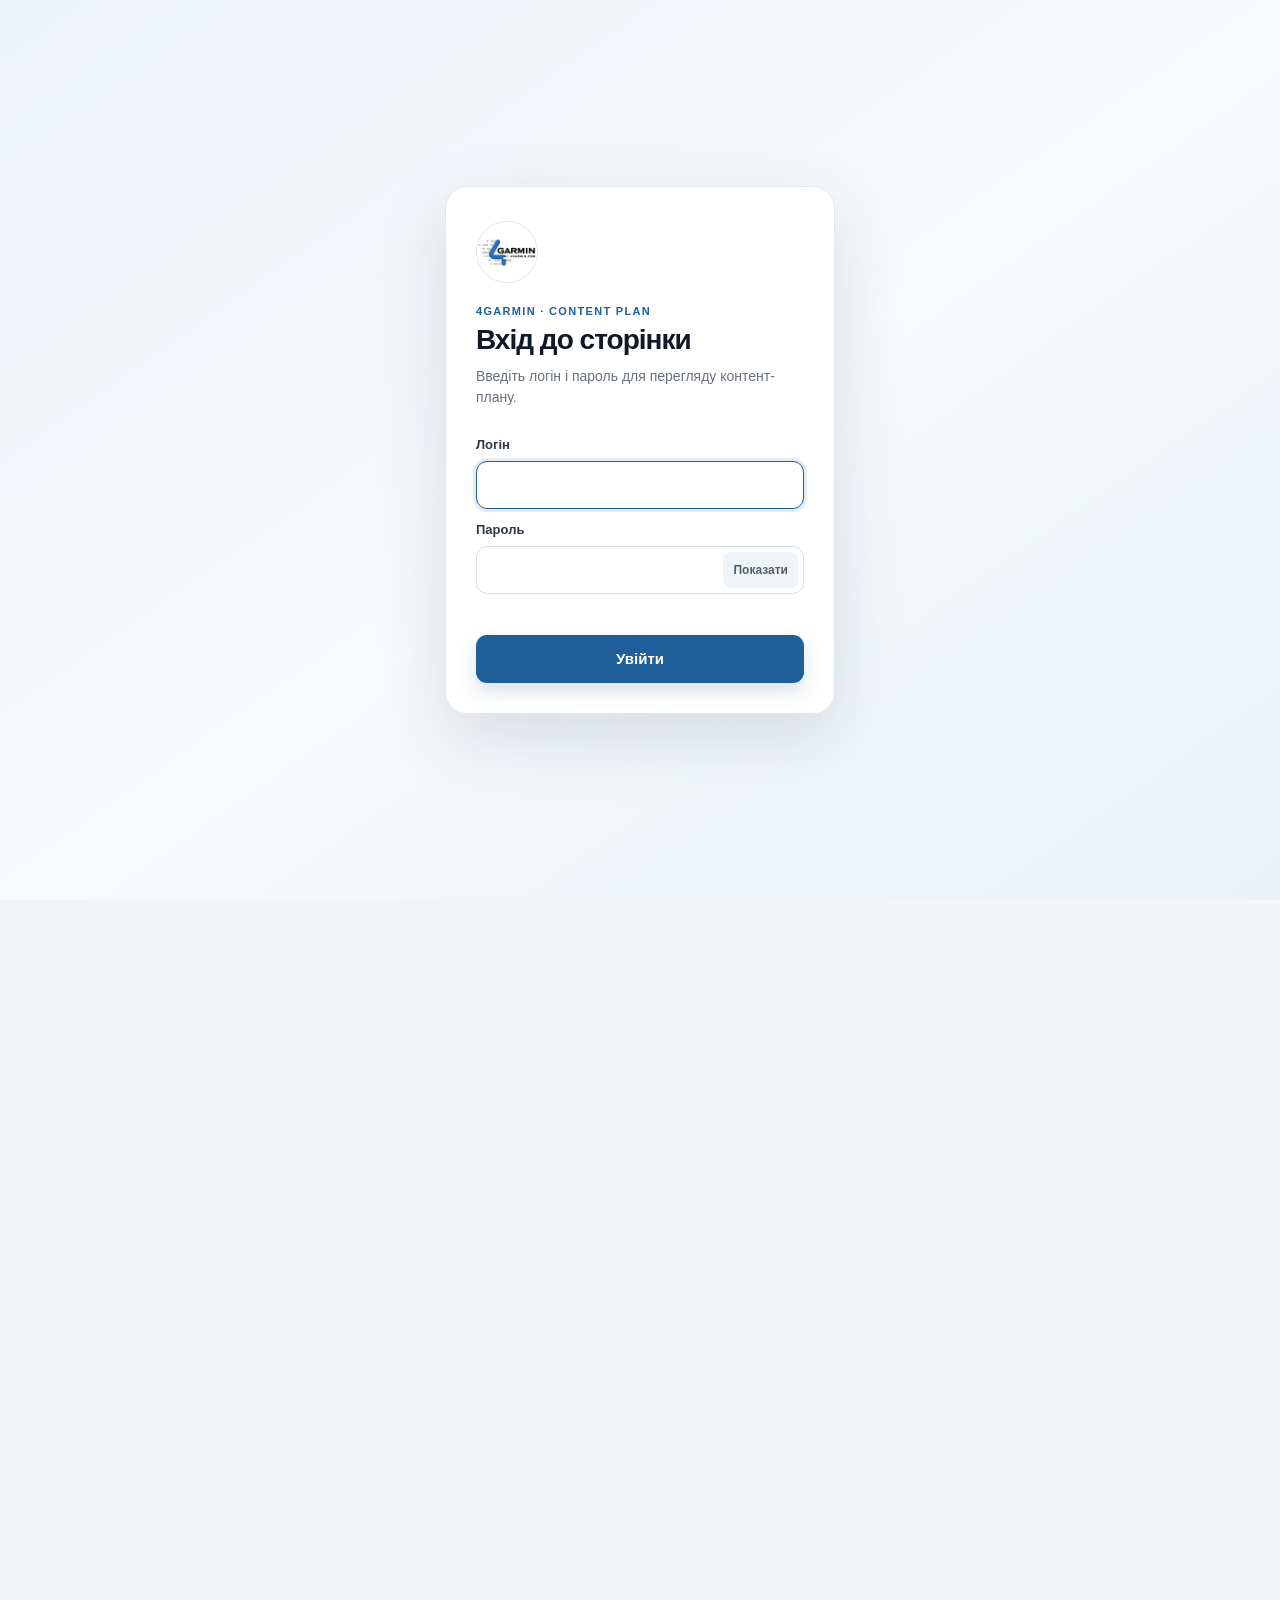
<file: index.html>
<!doctype html>
<html lang="uk">
<head>
  <meta charset="utf-8">
  <meta name="viewport" content="width=device-width, initial-scale=1">
  <meta name="color-scheme" content="light only">
  <title>4Garmin — інтерактивний контент-план Instagram</title>
  <link rel="stylesheet" href="styles.css?v=11">
</head>
<body class="auth-locked">
  <section id="authScreen" class="auth-screen" aria-label="Вхід до сторінки">
    <div class="auth-card">
      <img class="auth-logo" src="assets/avatar.png" alt="4Garmin">
      <div class="auth-kicker">4GARMIN · CONTENT PLAN</div>
      <h1>Вхід до сторінки</h1>
      <p class="auth-lead">Введіть логін і пароль для перегляду контент-плану.</p>

      <form id="authForm" class="auth-form" autocomplete="off">
        <label for="authLogin">Логін</label>
        <input id="authLogin" name="login" type="text" inputmode="text" autocomplete="username" required>

        <label for="authPassword">Пароль</label>
        <div class="auth-password-wrap">
          <input id="authPassword" name="password" type="password" autocomplete="current-password" required>
          <button id="togglePassword" type="button" class="auth-toggle" aria-label="Показати пароль">Показати</button>
        </div>

        <p id="authError" class="auth-error" role="alert" aria-live="polite"></p>
        <button class="auth-submit" type="submit">Увійти</button>
      </form>
    </div>
  </section>
  <main class="app">
    <div class="profile-head-wrap">
      <img class="profile-header" src="assets/profile-header.jpg" alt="Верх профілю Instagram 4garmin">
      <button id="storyAvatarHotspot" class="story-avatar-hotspot" type="button" aria-label="Відкрити заплановані Stories"><span class="story-ring-pulse"></span></button>
      <div class="story-hint">Stories</div>
    </div>
    <div class="grid-note">
      <span>Перші дописи — внизу</span><span>Новіші — вище</span><span>Клік — суцільна стрічка</span><span>Аватар — Stories</span>
    </div>
    <section id="feed" class="feed" aria-label="Стрічка запланованих дописів"></section>
    <p class="footer-note">У перегляді дописів: на мобільному гортайте вгору від перших дописів до наступних; на ПК фото ліворуч, текст праворуч.</p>
  </main>

  <div id="continuousOverlay" class="continuous-overlay" role="dialog" aria-modal="true" aria-label="Послідовний перегляд дописів">
    <div class="continuous-shell">
      <header class="continuous-toolbar">
        <button id="closeContinuous" type="button" class="continuous-back" aria-label="Закрити">←</button>
        <div>
          <strong>Дописи</strong>
          <span id="continuousStatus">суцільна стрічка</span>
        </div>
        <button id="jumpFirst" type="button" class="jump-btn">До першого ↓</button>
      </header>
      <section id="continuousFeed" class="continuous-feed" aria-label="Усі дописи від останнього вгорі до першого внизу"></section>
    </div>
  </div>

  <div id="storiesOverlay" class="stories-overlay" role="dialog" aria-modal="true" aria-label="Заплановані Stories 4garmin">
    <div class="stories-stage">
      <div class="stories-progress" id="storiesProgress"></div>
      <div class="stories-topbar"><div class="stories-user"><img src="assets/avatar.png" alt="4garmin"><div><strong>4garmin</strong><span id="storyDate"></span></div></div><button id="closeStories" class="stories-close" type="button" aria-label="Закрити Stories">×</button></div>
      <article id="storyCard" class="story-card"><div class="story-content"><div id="storyEyebrow" class="story-eyebrow"></div><h2 id="storyTitle" class="story-title"></h2><p id="storyBody" class="story-body"></p><div id="storyWidget" class="story-widget"></div><p id="storyFooter" class="story-footer"></p></div></article>
      <button id="storyPrev" class="story-tap story-tap-left" aria-label="Попередня Story"></button><button id="storyNext" class="story-tap story-tap-right" aria-label="Наступна Story"></button>
      <div class="stories-bottom"><div id="storyIndex" class="story-index"></div><button id="openRelatedPost" class="story-related" type="button">Відкрити пов’язаний допис</button></div>
    </div>
  </div>
  <script src="auth.js?v=11"></script>
  <script src="content.js?v=11"></script>
  <script src="app.js?v=15"></script>
</body>
</html>
</file>
<file: styles.css>
:root{--bg:#f3f4f6;--text:#111111;--muted:#73777f;--line:#dbdde2;--line2:#efeff1;--white:#ffffff;--blue:#1F5F99;--overlay:rgba(0,0,0,.64)}
*{box-sizing:border-box}html{scroll-behavior:smooth}body{margin:0;background:var(--bg);color:var(--text);font-family:-apple-system,BlinkMacSystemFont,"Segoe UI",Roboto,Arial,sans-serif}
.app{width:min(100%,608px);margin:0 auto;min-height:100vh;background:#fff;border-left:1px solid #e9eaee;border-right:1px solid #e9eaee}
.profile-head-wrap{position:relative}.profile-header{display:block;width:100%;height:auto;background:#fff}
.grid-note{display:flex;gap:8px;flex-wrap:wrap;padding:10px 12px;border-top:1px solid var(--line2);border-bottom:1px solid var(--line2);font-size:12px;color:var(--muted)}.grid-note span{padding:5px 8px;border:1px solid var(--line2);border-radius:999px;background:#fafafa}
.feed{display:grid;grid-template-columns:repeat(3,1fr);gap:6px;padding:6px;background:#fff}.tile{position:relative;border:1px solid #fff;padding:0;aspect-ratio:1/1;background:#f2f2f2;cursor:pointer;overflow:hidden;box-shadow:0 0 0 2px #fff}.tile img{display:block;width:100%;height:100%;object-fit:cover;transition:transform .18s ease,filter .18s ease}.tile:hover img{transform:scale(1.02);filter:brightness(.96)}.tile:focus-visible{outline:3px solid var(--blue);outline-offset:-3px;z-index:2}
.footer-note{padding:18px 14px 28px;margin:0;color:var(--muted);font-size:12px;line-height:1.45;text-align:center}
.overlay{position:fixed;inset:0;display:none;align-items:center;justify-content:center;padding:18px;background:var(--overlay);z-index:100}.overlay.open{display:flex}
.mobile-post-shell{width:min(430px,100%);max-height:96vh}.mobile-post-view{background:#fff;border-radius:18px;overflow:auto;max-height:96vh;box-shadow:0 20px 70px rgba(0,0,0,.35)}
.mobile-topbar{display:flex;align-items:center;gap:10px;padding:18px 18px 12px;background:#fff;position:sticky;top:0;z-index:3}.mobile-topbar-title{font-size:24px;font-weight:700;letter-spacing:-.03em}.mobile-topbar-spacer{flex:1}.mobile-back{border:0;background:transparent;font-size:32px;line-height:1;cursor:pointer;padding:0 6px;color:#111}
.mobile-author-row{display:flex;justify-content:space-between;align-items:center;padding:10px 16px 12px}.mobile-author-left{display:flex;align-items:center;gap:12px}.mobile-avatar{width:44px;height:44px;border-radius:50%;background:#fff;border:1px solid #ddd;object-fit:cover}.mobile-username{font-size:18px;font-weight:700}.mobile-subline{font-size:22px;line-height:1;color:#111;display:flex;align-items:center;gap:6px}.dot-sep{font-size:20px;margin-left:2px}.mobile-menu-btn{border:0;background:transparent;font-size:28px;cursor:pointer;color:#111}
.mobile-media{display:block;width:100%;height:auto;aspect-ratio:4/5;object-fit:cover;background:#f6f6f6}
.mobile-admin-row{display:flex;gap:16px;padding:14px 16px 8px;align-items:center}.ghost-btn,.promote-btn{border:0;background:#fff;padding:0;font-size:17px;cursor:pointer}.promote-btn{margin-left:auto;background:#1F5F99;color:#fff;padding:14px 28px;border-radius:14px;font-size:17px;font-weight:500}.carousel-dots{display:flex;justify-content:center;align-items:center;gap:5px;padding:8px 0 12px;min-height:18px}.carousel-dot{width:8px;height:8px;border-radius:50%;background:#d4d4d8}.carousel-dot.active{background:#1F5F99}
.mobile-actions-row{display:flex;justify-content:space-between;align-items:center;padding:0 16px 8px}.mobile-actions-left{display:flex;gap:16px;align-items:center}.act{display:flex;align-items:center;gap:4px;font-size:17px;color:#111}.act .icon,.bookmark-wrap .icon{font-size:23px;line-height:1}.bookmark-wrap{font-size:23px;color:#111}
.mobile-caption-section{padding:0 16px 18px}.mobile-caption-text{font-size:17px;line-height:1.44;color:#202124;white-space:pre-line}.mobile-caption-text strong{font-size:19px;font-weight:700;color:#111}.mobile-hashtags{margin-top:14px;font-size:16px;line-height:1.45;color:#1F5F99;white-space:pre-line}.mobile-time{margin-top:12px;font-size:15px;color:#7d7d85}
.mobile-notes{border-top:1px solid var(--line2);border-bottom:1px solid var(--line2)}.mobile-notes summary{list-style:none;cursor:pointer;padding:14px 16px;font-size:14px;font-weight:600}.mobile-notes summary::-webkit-details-marker{display:none}.mobile-notes[open] summary{border-bottom:1px solid var(--line2)}.notes-inner{padding:16px}.note-section+.note-section{margin-top:16px}.note-section h3{margin:0 0 8px;font-size:12px;text-transform:uppercase;letter-spacing:.06em;color:var(--muted)}.note-section p,.note-section li{font-size:14px;line-height:1.55}.note-section p{margin:0;white-space:pre-line}.note-section ol,.note-section ul{margin:0;padding-left:22px}.note-section li+li{margin-top:6px}
.mobile-post-nav{display:flex;justify-content:space-between;gap:10px;padding:16px}.mobile-post-nav button{border:1px solid var(--line);background:#fff;border-radius:999px;padding:10px 14px;font-weight:600;cursor:pointer}
.sr-only{position:absolute!important;width:1px;height:1px;padding:0;margin:-1px;overflow:hidden;clip:rect(0,0,0,0);white-space:nowrap;border:0}
@media(max-width:560px){.overlay{padding:0;background:#fff}.mobile-post-shell{width:100%;max-height:100vh}.mobile-post-view{max-height:100vh;border-radius:0;box-shadow:none}.mobile-topbar{padding-top:12px}.mobile-topbar-title{font-size:22px}.mobile-avatar{width:40px;height:40px}.mobile-username{font-size:17px}.mobile-caption-text{font-size:16px}.mobile-caption-text strong{font-size:18px}.ghost-btn,.promote-btn{font-size:16px}.promote-btn{padding:12px 22px;border-radius:13px}}
.story-avatar-hotspot{position:absolute;left:2.7%;top:2.2%;width:26%;aspect-ratio:1/1;border:0;border-radius:50%;background:transparent;cursor:pointer;z-index:4}.story-avatar-hotspot:focus-visible{outline:3px solid #1F5F99;outline-offset:3px}.story-ring-pulse{position:absolute;inset:3%;border-radius:50%;border:3px solid rgba(31,95,153,.0);transition:border-color .18s ease,box-shadow .18s ease}.story-avatar-hotspot:hover .story-ring-pulse{border-color:#1F5F99;box-shadow:0 0 0 4px rgba(31,95,153,.12)}.story-hint{position:absolute;left:19%;top:14.5%;transform:translateX(-50%);font-size:10px;font-weight:700;color:#fff;background:rgba(31,95,153,.9);padding:4px 7px;border-radius:999px;opacity:0;pointer-events:none;transition:opacity .18s ease}.profile-head-wrap:hover .story-hint{opacity:1}
.stories-overlay{position:fixed;inset:0;z-index:300;display:none;align-items:center;justify-content:center;background:rgba(0,0,0,.92);padding:14px}.stories-overlay.open{display:flex}.stories-stage{position:relative;width:min(430px,100%);aspect-ratio:9/16;max-height:94vh;border-radius:16px;overflow:hidden;background:#111;color:#fff;box-shadow:0 24px 90px rgba(0,0,0,.45)}.stories-progress{position:absolute;z-index:20;left:10px;right:10px;top:10px;display:flex;gap:4px;height:3px}.story-progress-segment{flex:1;border-radius:999px;background:rgba(255,255,255,.28);overflow:hidden}.story-progress-segment::after{content:"";display:block;width:0;height:100%;background:#fff}.story-progress-segment.done::after{width:100%}.story-progress-segment.active::after{width:55%}
.stories-topbar{position:absolute;z-index:20;left:14px;right:10px;top:24px;display:flex;align-items:center;justify-content:space-between;gap:10px}.stories-user{display:flex;align-items:center;gap:9px;text-shadow:0 1px 4px rgba(0,0,0,.45)}.stories-user img{width:32px;height:32px;border-radius:50%;background:#fff;border:1px solid rgba(255,255,255,.7)}.stories-user div{display:grid;gap:1px}.stories-user strong{font-size:13px}.stories-user span{font-size:11px;opacity:.78}.stories-close{width:34px;height:34px;border:0;border-radius:50%;background:rgba(0,0,0,.22);color:#fff;font-size:26px;cursor:pointer}
.story-card{position:absolute;inset:0;display:flex;align-items:center;justify-content:center;padding:78px 34px 82px;overflow:hidden;transition:background .2s ease}.story-card::before{content:"";position:absolute;inset:0;pointer-events:none;background:radial-gradient(circle at 75% 18%,rgba(255,255,255,.12),transparent 34%)}.story-content{position:relative;z-index:5;width:100%;text-align:left}.story-eyebrow{display:inline-block;margin-bottom:14px;padding:6px 9px;border:1px solid rgba(255,255,255,.34);border-radius:999px;font-size:10px;font-weight:800;letter-spacing:.08em;text-transform:uppercase;backdrop-filter:blur(7px)}.story-title{margin:0 0 14px;font-size:clamp(28px,7vw,43px);line-height:.98;letter-spacing:-.035em;font-weight:800}.story-body{margin:0;max-width:92%;font-size:15px;line-height:1.48;color:rgba(255,255,255,.9)}.story-footer{margin:18px 0 0;font-size:12px;line-height:1.45;color:rgba(255,255,255,.72)}.story-widget{margin-top:24px;display:grid;gap:10px}.story-option{width:100%;border:0;border-radius:13px;padding:14px 15px;text-align:left;font:inherit;font-size:14px;font-weight:700;color:#111;background:#fff;cursor:pointer;box-shadow:0 4px 18px rgba(0,0,0,.12)}.story-option.selected{outline:3px solid rgba(255,255,255,.55);background:#e9f3ff}.story-option.correct{background:#dff7e6}.story-option.wrong{background:#ffe4e4}.story-question-box{border-radius:15px;background:#fff;color:#111;padding:14px}.story-question-box span{display:block;font-size:11px;color:#777;margin-bottom:8px}.story-question-box div{font-size:14px;color:#bbb;padding:10px;border:1px solid #ececec;border-radius:10px}.story-share-button{border:0;border-radius:999px;padding:13px 18px;background:#fff;color:#111;font-size:14px;font-weight:800;cursor:pointer}.story-quote{font-size:19px;line-height:1.38;font-weight:650;padding:18px;border-radius:16px;background:rgba(255,255,255,.14);border:1px solid rgba(255,255,255,.25);backdrop-filter:blur(10px)}
.story-card.bg-light{background:linear-gradient(145deg,#eff6ff,#ffffff 52%,#dbeeff);color:#111}.story-card.bg-light .story-body,.story-card.bg-light .story-footer{color:#424b57}.story-card.bg-light .story-eyebrow{border-color:rgba(31,95,153,.2);color:#1F5F99;background:rgba(255,255,255,.6)}.story-card.bg-light .story-option{background:#1F5F99;color:#fff}.story-card.bg-light .story-question-box{box-shadow:0 10px 30px rgba(31,95,153,.12)}.story-card.bg-photo{background:linear-gradient(165deg,#0d2d44,#224f68 42%,#0b1721)}.story-card.bg-topo{background:linear-gradient(155deg,rgba(9,49,82,.97),rgba(29,103,164,.88)),repeating-radial-gradient(ellipse at 60% 55%,transparent 0 14px,rgba(255,255,255,.08) 15px 16px)}.story-card.bg-water{background:linear-gradient(155deg,#0e87c7,#0c579a 56%,#082e58)}.story-card.bg-water::after{content:"";position:absolute;width:260px;height:260px;right:-80px;bottom:90px;border:2px solid rgba(255,255,255,.18);border-radius:50%;box-shadow:0 0 0 28px rgba(255,255,255,.04),0 0 0 58px rgba(255,255,255,.035)}.story-card.bg-dark{background:linear-gradient(150deg,#0b0f14,#182533 48%,#080a0d)}.story-card.bg-bike{background:linear-gradient(150deg,#1a211e,#395544 50%,#111816)}.story-card.bg-sport{background:linear-gradient(150deg,#0f4770,#1684bd 48%,#123853)}.story-card.bg-review{background:linear-gradient(150deg,#5d5147,#9c7e64 48%,#332b26)}.story-card.bg-cover{background:linear-gradient(150deg,#0b1f31,#196ca7 54%,#e7f4ff)}.story-card.bg-ua{background:linear-gradient(180deg,#0756b3 0 50%,#f1c93b 50% 100%);color:#fff}.story-card.bg-ua::before{background:linear-gradient(180deg,rgba(0,0,0,.08),rgba(0,0,0,.12))}.story-card.bg-ua .story-eyebrow{background:rgba(255,255,255,.14)}.story-card.bg-ua .story-body,.story-card.bg-ua .story-footer{text-shadow:0 1px 4px rgba(0,0,0,.24)}.story-card.bg-ua .story-title{text-shadow:0 2px 7px rgba(0,0,0,.25)}
.story-tap{position:absolute;z-index:12;top:78px;bottom:64px;width:28%;border:0;background:transparent;cursor:pointer}.story-tap-left{left:0}.story-tap-right{right:0}.stories-bottom{position:absolute;z-index:22;left:14px;right:14px;bottom:14px;display:flex;align-items:center;justify-content:space-between;gap:10px}.story-index{font-size:11px;color:rgba(255,255,255,.72);text-shadow:0 1px 3px #000}.story-related{border:1px solid rgba(255,255,255,.34);background:rgba(0,0,0,.24);color:#fff;border-radius:999px;padding:8px 11px;font-size:11px;font-weight:700;cursor:pointer;backdrop-filter:blur(8px)}
@media(max-width:560px){.stories-overlay{padding:0}.stories-stage{width:100%;height:100%;max-height:none;aspect-ratio:auto;border-radius:0}.story-card{padding-left:26px;padding-right:26px}}

/* Actual carousel slides for prepared posts */
.mobile-media-wrap{position:relative;overflow:hidden}
.slide-nav{position:absolute;top:50%;transform:translateY(-50%);z-index:4;width:38px;height:52px;border:0;border-radius:999px;background:rgba(0,0,0,.28);color:#fff;font-size:36px;line-height:1;display:grid;place-items:center;cursor:pointer;backdrop-filter:blur(5px);opacity:.82}
.slide-nav:hover{background:rgba(0,0,0,.42);opacity:1}
.slide-nav-prev{left:8px}.slide-nav-next{right:8px}
.carousel-dot{border:0;padding:0;cursor:pointer}
@media(max-width:560px){.slide-nav{width:34px;height:48px;font-size:32px}.slide-nav-prev{left:6px}.slide-nav-next{right:6px}}



/* ===== Continuous posts viewer v5 ===== */
.continuous-overlay{position:fixed;inset:0;z-index:180;display:none;background:#eef0f3;overflow:hidden}.continuous-overlay.open{display:block}
.continuous-shell{height:100%;display:flex;flex-direction:column;max-width:1380px;margin:0 auto;background:#fff;box-shadow:0 0 40px rgba(0,0,0,.12)}
.continuous-toolbar{flex:0 0 auto;height:64px;display:flex;align-items:center;gap:14px;padding:0 18px;border-bottom:1px solid #e7e9ed;background:rgba(255,255,255,.97);z-index:10}
.continuous-toolbar>div{display:grid;gap:1px;min-width:0}.continuous-toolbar strong{font-size:19px}.continuous-toolbar span{font-size:12px;color:#747982}
.continuous-back{width:42px;height:42px;border:0;border-radius:50%;background:#f3f4f6;font-size:26px;cursor:pointer}.jump-btn{margin-left:auto;border:1px solid #d9dde3;background:#fff;border-radius:999px;padding:9px 13px;font-weight:700;cursor:pointer}
.continuous-feed{flex:1;min-height:0;overflow-y:auto;overscroll-behavior:contain;scroll-behavior:smooth;background:#f5f6f7;padding:24px}
.continuous-post{max-width:1120px;margin:0 auto 28px;background:#fff;border:1px solid #e1e4e8;border-radius:14px;overflow:hidden;box-shadow:0 4px 18px rgba(20,26,32,.05);scroll-margin-top:18px}
.continuous-post-grid{display:grid;grid-template-columns:minmax(0,1.12fr) minmax(340px,.88fr);min-height:620px}
.continuous-media-col{min-width:0;background:#0c0d0f;display:flex;flex-direction:column;justify-content:center;position:relative}
.continuous-media-wrap{position:relative;overflow:hidden;display:grid;place-items:center;min-height:590px;background:#0c0d0f}
.continuous-media{width:100%;height:100%;max-height:720px;object-fit:contain;display:block;background:#0c0d0f}
.continuous-slide-prev,.continuous-slide-next{position:absolute;top:50%;transform:translateY(-50%);z-index:4;width:42px;height:54px;border:1px solid rgba(255,255,255,.34);border-radius:999px;background:rgba(20,24,28,.18);color:rgba(255,255,255,.92);font-size:34px;line-height:1;display:grid;place-items:center;cursor:pointer;backdrop-filter:blur(3px);-webkit-backdrop-filter:blur(3px);box-shadow:0 2px 10px rgba(0,0,0,.10);opacity:.72;transition:opacity .15s ease,background .15s ease}.continuous-slide-prev:hover,.continuous-slide-next:hover{opacity:.96;background:rgba(20,24,28,.28)}.continuous-slide-prev{left:10px}.continuous-slide-next{right:10px}.continuous-slide-prev[hidden],.continuous-slide-next[hidden]{display:none!important}
.continuous-dots{display:flex;justify-content:center;gap:5px;min-height:22px;padding:9px;background:#fff}.continuous-dot{width:8px;height:8px;border-radius:50%;border:0;padding:0;background:#d5d7dc;cursor:pointer}.continuous-dot.active{background:#1F5F99}
.continuous-text-col{min-width:0;display:flex;flex-direction:column;background:#fff}
.continuous-author{display:flex;align-items:center;gap:10px;padding:15px 18px;border-bottom:1px solid #eceef1}.continuous-author img{width:40px;height:40px;border-radius:50%;object-fit:cover;border:1px solid #ddd}.continuous-author-meta{display:grid;gap:2px}.continuous-author-meta strong{font-size:15px}.continuous-author-meta span{font-size:12px;color:#7a7e86}
.continuous-caption{padding:18px;font-size:15px;line-height:1.55;white-space:pre-line;color:#202327;overflow:auto;flex:1}.continuous-caption strong{font-size:16px}.continuous-caption .caption-body{white-space:pre-line}.continuous-hashtags{margin-top:14px;color:#1F5F99}.continuous-date{margin-top:12px;color:#8a8e95;font-size:12px}.continuous-actions{display:flex;align-items:center;gap:16px;padding:12px 18px;border-top:1px solid #eceef1;font-size:22px}.continuous-actions .save{margin-left:auto}.continuous-notes{border-top:1px solid #eceef1}.continuous-notes summary{cursor:pointer;padding:12px 18px;font-size:13px;font-weight:700}.continuous-notes-inner{padding:0 18px 18px;font-size:13px;line-height:1.5}.continuous-notes-inner h4{margin:14px 0 6px;font-size:11px;text-transform:uppercase;color:#777;letter-spacing:.05em}.continuous-notes-inner ul,.continuous-notes-inner ol{margin:0;padding-left:20px}

/* Mobile: one continuous vertical strip. DOM order is latest -> oldest, so #01 is physically at bottom. */
@media(max-width:760px){
  .continuous-overlay{background:#fff}.continuous-shell{max-width:none;box-shadow:none}.continuous-toolbar{height:56px;padding:0 12px;position:sticky;top:0}.continuous-toolbar strong{font-size:18px}.jump-btn{padding:8px 10px;font-size:12px}
  .continuous-feed{padding:0;background:#fff;scroll-snap-type:y proximity}
  .continuous-post{margin:0;border:0;border-radius:0;box-shadow:none;border-bottom:10px solid #f1f2f4;scroll-snap-align:start}
  .continuous-post-grid{display:block;min-height:0}
  .continuous-media-col{background:#fff}.continuous-media-wrap{min-height:0;background:#fff;touch-action:pan-y}
  .continuous-media{width:100%;height:auto;max-height:none;aspect-ratio:4/5;object-fit:cover;background:#f6f6f6}
  .continuous-slide-prev,.continuous-slide-next{width:34px;height:48px;font-size:30px}
  .continuous-text-col{display:block}.continuous-author{padding:12px 14px}.continuous-author img{width:38px;height:38px}.continuous-caption{padding:14px;font-size:16px;overflow:visible}.continuous-actions{padding:10px 14px}.continuous-notes{display:none}.continuous-dots{padding:7px 0 4px}
}
@media(min-width:761px){.continuous-feed{scrollbar-gutter:stable}.continuous-post:first-child{margin-top:0}}

/* v8 — mobile Instagram-like continuous post view */
.continuous-author-mobile,.continuous-dots-mobile{display:none}
.continuous-author{justify-content:space-between}
.continuous-author-main{display:flex;align-items:center;gap:10px;min-width:0}
.continuous-author-main img{width:40px;height:40px;border-radius:50%;object-fit:cover;border:1px solid #ddd;background:#fff}
.continuous-author-main strong{font-size:16px;font-weight:650;letter-spacing:-.01em}
.continuous-menu{margin-left:auto;width:42px;height:42px;display:grid;place-items:center;border:0;background:transparent;color:#1b1b1d;cursor:pointer;padding:8px}
.continuous-menu svg{width:28px;height:28px;fill:none;stroke:currentColor;stroke-width:2.1;stroke-linecap:round;stroke-linejoin:round}
.continuous-admin-row{display:flex;align-items:center;gap:12px;padding:14px 18px;border-bottom:1px solid #eceef1}
.continuous-stat-btn,.continuous-promote-btn{font:inherit;border:0;cursor:pointer;white-space:nowrap}
.continuous-stat-btn{background:transparent;color:#16181b;font-size:14px;padding:10px 0}
.continuous-promote-btn{margin-left:auto;background:#1F5F99;color:#fff;border-radius:10px;padding:11px 18px;font-size:14px;font-weight:650}
.continuous-actions{gap:16px}
.continuous-action{display:inline-flex;align-items:center;gap:4px;min-width:28px;color:#15171a}
.continuous-action svg{width:26px;height:26px;fill:none;stroke:currentColor;stroke-width:2.15;stroke-linecap:round;stroke-linejoin:round}
.continuous-action b{font-size:14px;font-weight:500;line-height:1}
.continuous-action.save{margin-left:auto}

@media(max-width:760px){
  .continuous-toolbar{height:72px;padding:0 20px;border-bottom:0;background:#fff;gap:18px;box-shadow:none}
  .continuous-toolbar>div{display:block}.continuous-toolbar>div span{display:none}
  .continuous-toolbar strong{font-size:26px;font-weight:650;letter-spacing:-.035em}
  .continuous-back{width:42px;height:42px;background:transparent;border-radius:0;font-size:0;padding:7px;position:relative}
  .continuous-back::before{content:"";display:block;width:22px;height:22px;border-left:2.4px solid #141619;border-bottom:2.4px solid #141619;transform:rotate(45deg);margin-left:7px}
  .continuous-back::after{content:"";position:absolute;width:31px;height:2.4px;background:#141619;left:8px;top:20px;border-radius:2px}
  .jump-btn{display:none}

  .continuous-feed{padding:0;background:#fff;scroll-snap-type:none}
  .continuous-post{margin:0;border:0;border-radius:0;box-shadow:none;border-bottom:8px solid #f1f2f4;scroll-margin-top:0}
  .continuous-author-mobile{display:flex;height:72px;padding:10px 20px 10px 22px;border:0;background:#fff;align-items:center}
  .continuous-author-desktop{display:none}
  .continuous-author-main{gap:12px}.continuous-author-main img{width:42px;height:42px}.continuous-author-main strong{font-size:18px}
  .continuous-menu{width:42px;height:42px;padding:6px}.continuous-menu svg{width:30px;height:30px}

  .continuous-post-grid{display:block;min-height:0}
  .continuous-media-col{background:#fff;display:block}
  .continuous-media-wrap{min-height:0;background:#fff;touch-action:pan-y;overflow:hidden}
  .continuous-media{display:block;width:100%;height:auto;max-height:none;aspect-ratio:4/5;object-fit:cover;background:#f6f6f6}
  .continuous-slide-prev,.continuous-slide-next{width:38px;height:50px;font-size:30px;background:rgba(20,24,28,.14);border-color:rgba(255,255,255,.42);opacity:.66;touch-action:manipulation}
  .continuous-slide-prev{left:8px}.continuous-slide-next{right:8px}
  .continuous-slide-prev[hidden],.continuous-slide-next[hidden]{display:none!important}
  .continuous-dots-desktop{display:none}
  .continuous-text-col{display:block;background:#fff}

  .continuous-admin-row{height:82px;padding:13px 28px;border-bottom:1px solid #eee;gap:14px}
  .continuous-stat-btn{font-size:16px;padding:12px 0;color:#17191c;font-weight:400}
  .continuous-promote-btn{font-size:16px;border-radius:12px;padding:13px 22px;line-height:1.1}
  .continuous-dots-mobile{display:flex;height:38px;padding:11px 0 8px;min-height:0;border:0;background:#fff;gap:5px}
  .continuous-dot{width:7px;height:7px;background:#d9dbe0}.continuous-dot.active{background:#1F5F99}

  .continuous-actions{height:58px;padding:5px 22px 7px;border:0;gap:17px;font-size:0}
  .continuous-action svg{width:29px;height:29px;stroke-width:2.1}.continuous-action b{font-size:16px}
  .continuous-action.save{margin-left:auto}

  .continuous-caption{padding:0 22px 28px;font-size:16px;line-height:1.43;color:#25272b;overflow:visible}
  .continuous-caption>strong{font-size:17px;font-weight:650}.continuous-caption .caption-body{white-space:pre-line}
  .continuous-hashtags{margin-top:16px;font-size:16px;line-height:1.45;color:#1F5F99}
  .continuous-date{margin-top:12px;font-size:14px;color:#777b82}
  .continuous-notes{display:none}
}

/* Grid alignment: no leading empty cell */
.feed{grid-auto-flow:row;}
.feed>.tile:first-child{grid-column:1;grid-row:auto;}

/* ===== v11 · simple access screen ===== */
body.auth-locked{overflow:hidden;background:#f4f5f7}
body.auth-locked>.app,
body.auth-locked>#continuousOverlay,
body.auth-locked>#storiesOverlay{visibility:hidden;pointer-events:none;user-select:none}
body.auth-unlocked>.auth-screen{display:none!important}
.auth-screen{position:fixed;inset:0;z-index:1000;display:grid;place-items:center;padding:22px;background:linear-gradient(145deg,#eef3f8 0%,#f8fafc 52%,#eaf2f8 100%);overflow:auto}
.auth-screen[hidden]{display:none!important}
.auth-card{width:min(100%,390px);padding:34px 30px 30px;border:1px solid rgba(27,70,108,.12);border-radius:22px;background:rgba(255,255,255,.97);box-shadow:0 24px 70px rgba(26,48,68,.14)}
.auth-logo{display:block;width:62px;height:62px;margin:0 0 22px;border-radius:50%;object-fit:cover;border:1px solid #dfe5ea;background:#fff}
.auth-kicker{margin-bottom:8px;color:#1F5F99;font-size:11px;font-weight:800;letter-spacing:.12em}
.auth-card h1{margin:0;font-size:28px;line-height:1.1;letter-spacing:-.035em;color:#111827}
.auth-lead{margin:10px 0 25px;color:#68717c;font-size:14px;line-height:1.5}
.auth-form{display:grid;gap:9px}.auth-form label{margin-top:4px;color:#303943;font-size:13px;font-weight:700}
.auth-form input{width:100%;height:48px;border:1px solid #d7dde3;border-radius:11px;padding:0 13px;background:#fff;color:#15191d;font:inherit;font-size:16px;outline:none;transition:border-color .15s ease,box-shadow .15s ease}
.auth-form input:focus{border-color:#1F5F99;box-shadow:0 0 0 3px rgba(31,95,153,.12)}
.auth-password-wrap{position:relative}.auth-password-wrap input{padding-right:88px}.auth-toggle{position:absolute;right:6px;top:6px;height:36px;border:0;border-radius:8px;padding:0 10px;background:#f1f4f7;color:#52606d;font-size:12px;font-weight:700;cursor:pointer}
.auth-error{min-height:18px;margin:2px 0 0;color:#bd2c2c;font-size:12px;line-height:1.4}
.auth-submit{height:48px;margin-top:3px;border:0;border-radius:11px;background:#1F5F99;color:#fff;font-size:15px;font-weight:800;cursor:pointer;box-shadow:0 8px 20px rgba(31,95,153,.18)}
.auth-submit:hover{background:#1F5F99}.auth-submit:focus-visible,.auth-toggle:focus-visible{outline:3px solid rgba(31,95,153,.3);outline-offset:2px}
@keyframes authShake{0%,100%{transform:translateX(0)}25%{transform:translateX(-5px)}75%{transform:translateX(5px)}}
.auth-shake{animation:authShake .22s ease-in-out}
@media(max-width:520px){.auth-screen{padding:16px}.auth-card{padding:28px 22px 24px;border-radius:18px}.auth-card h1{font-size:25px}.auth-logo{width:56px;height:56px;margin-bottom:18px}}
@media(prefers-reduced-motion:reduce){.auth-shake{animation:none}.auth-form input{transition:none}}


/* ===== Desktop layout fix · controls below caption ===== */
@media(min-width:761px){
  .continuous-text-col{display:flex;flex-direction:column}
  .continuous-author-desktop{order:0}
  .continuous-caption{order:1;flex:1;min-height:0}
  .continuous-admin-row{order:2;border-top:1px solid #eceef1;border-bottom:0}
  .continuous-actions{order:3;border-top:1px solid #eceef1}
  .continuous-notes{order:4}
}

/* Keep original Instagram-like mobile order despite desktop markup change */
@media(max-width:760px){
  .continuous-text-col{display:flex;flex-direction:column}
  .continuous-admin-row{order:1}
  .continuous-dots-mobile{order:2}
  .continuous-actions{order:3}
  .continuous-caption{order:4}
  .continuous-notes{order:5}
}
</file>
